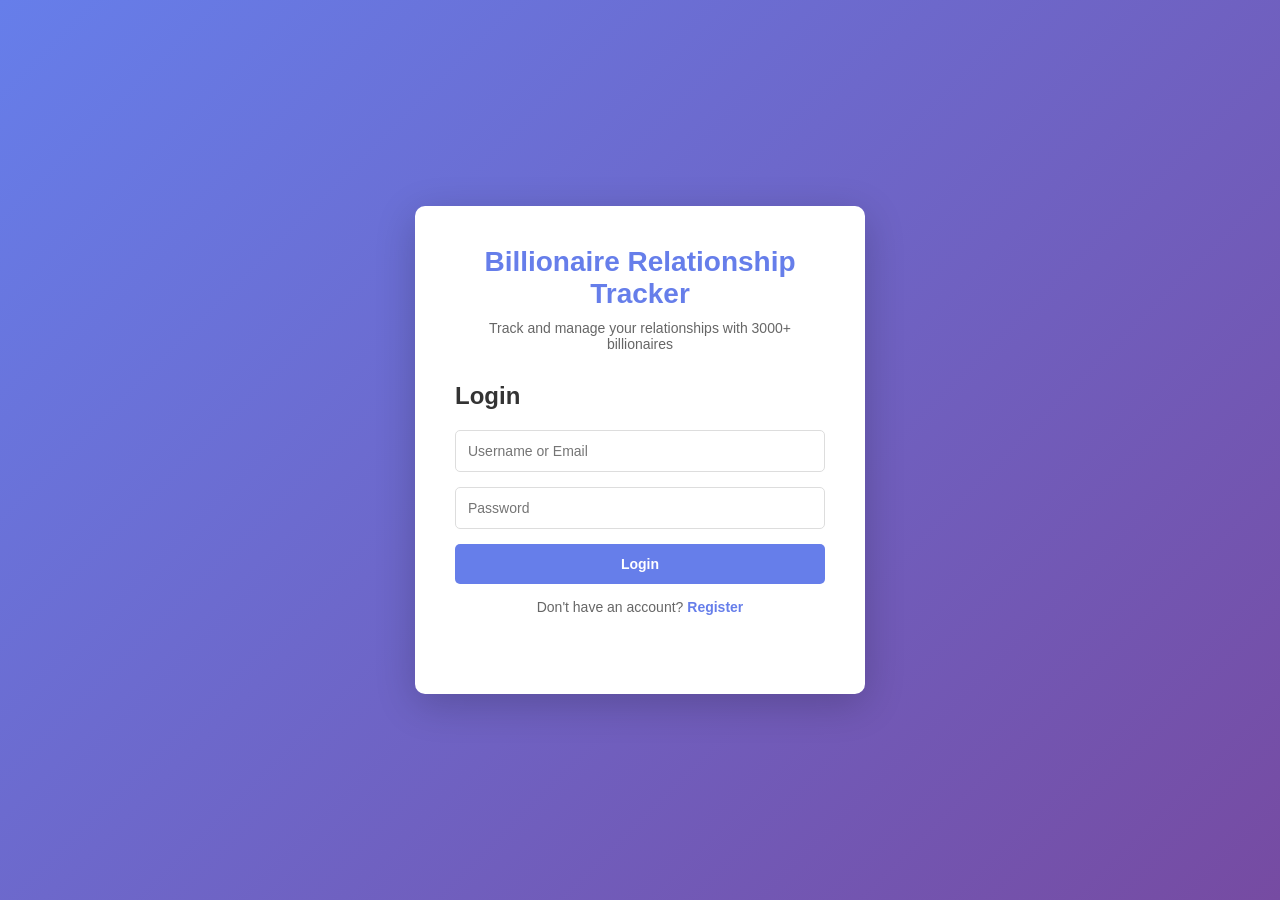
<file: static/index.html>
<!DOCTYPE html>
<html lang="en">
<head>
    <meta charset="UTF-8">
    <meta name="viewport" content="width=device-width, initial-scale=1.0">
    <title>Billionaire Relationship Tracker</title>
    <link rel="stylesheet" href="styles.css">
</head>
<body>
    <!-- Login/Register Section -->
    <div id="auth-section">
        <div class="auth-container">
            <h1>Billionaire Relationship Tracker</h1>
            <p class="subtitle">Track and manage your relationships with 3000+ billionaires</p>

            <!-- Login Form -->
            <div id="login-form" class="auth-form">
                <h2>Login</h2>
                <form onsubmit="login(event)">
                    <input type="text" id="login-username" placeholder="Username or Email" required>
                    <input type="password" id="login-password" placeholder="Password" required>
                    <button type="submit" class="btn btn-primary">Login</button>
                </form>
                <p class="switch-form">Don't have an account? <a href="#" onclick="showRegisterForm()">Register</a></p>
            </div>

            <!-- Register Form -->
            <div id="register-form" class="auth-form" style="display: none;">
                <h2>Register</h2>
                <form onsubmit="register(event)">
                    <input type="text" id="register-username" placeholder="Username" required>
                    <input type="email" id="register-email" placeholder="Email" required>
                    <input type="password" id="register-password" placeholder="Password (min 6 chars)" required>
                    <button type="submit" class="btn btn-primary">Register</button>
                </form>
                <p class="switch-form">Already have an account? <a href="#" onclick="showLoginForm()">Login</a></p>
            </div>

            <div id="auth-message" class="message"></div>
        </div>
    </div>

    <!-- Main Application -->
    <div id="app-section" style="display: none;">
        <!-- Header -->
        <header>
            <div class="header-content">
                <h1>Billionaire Tracker</h1>
                <div class="user-info">
                    <span id="username-display"></span>
                    <button onclick="logout()" class="btn btn-secondary">Logout</button>
                </div>
            </div>
        </header>

        <!-- Navigation -->
        <nav class="tabs">
            <button class="tab-btn active" onclick="showTab('billionaires')">Browse Billionaires</button>
            <button class="tab-btn" onclick="showTab('relationships')">My Relationships</button>
            <button class="tab-btn" onclick="showTab('stats')">Statistics</button>
        </nav>

        <!-- Billionaires Tab -->
        <div id="billionaires-tab" class="tab-content active">
            <div class="container">
                <div class="search-bar">
                    <input type="text" id="search-input" placeholder="Search billionaires by name, company, or source...">
                    <button onclick="searchBillionaires()" class="btn btn-primary">Search</button>
                    <button onclick="resetSearch()" class="btn btn-secondary">Reset</button>
                </div>

                <div class="filters">
                    <select id="country-filter">
                        <option value="">All Countries</option>
                    </select>
                    <select id="category-filter">
                        <option value="">All Categories</option>
                    </select>
                    <button onclick="applyFilters()" class="btn btn-primary">Apply Filters</button>
                </div>

                <div id="billionaires-list" class="list-container"></div>
                <div id="pagination" class="pagination"></div>
            </div>
        </div>

        <!-- Relationships Tab -->
        <div id="relationships-tab" class="tab-content">
            <div class="container">
                <h2>My Billionaire Relationships</h2>
                <div class="filters">
                    <select id="status-filter">
                        <option value="">All Statuses</option>
                        <option value="prospect">Prospect</option>
                        <option value="contacted">Contacted</option>
                        <option value="in-discussion">In Discussion</option>
                        <option value="partner">Partner</option>
                        <option value="inactive">Inactive</option>
                    </select>
                    <select id="priority-filter">
                        <option value="">All Priorities</option>
                        <option value="high">High</option>
                        <option value="medium">Medium</option>
                        <option value="low">Low</option>
                    </select>
                    <button onclick="filterRelationships()" class="btn btn-primary">Apply Filters</button>
                </div>
                <div id="relationships-list" class="list-container"></div>
            </div>
        </div>

        <!-- Statistics Tab -->
        <div id="stats-tab" class="tab-content">
            <div class="container">
                <h2>Billionaire Statistics</h2>
                <div id="stats-content" class="stats-grid"></div>
            </div>
        </div>
    </div>

    <!-- Relationship Modal -->
    <div id="relationship-modal" class="modal">
        <div class="modal-content">
            <span class="close" onclick="closeRelationshipModal()">&times;</span>
            <h2 id="modal-title">Add Relationship</h2>
            <form id="relationship-form" onsubmit="saveRelationship(event)">
                <input type="hidden" id="modal-billionaire-id">
                <input type="hidden" id="modal-relationship-id">

                <div class="form-group">
                    <label>Billionaire:</label>
                    <p id="modal-billionaire-name" class="billionaire-name"></p>
                </div>

                <div class="form-group">
                    <label for="modal-status">Relationship Status:</label>
                    <select id="modal-status">
                        <option value="prospect">Prospect</option>
                        <option value="contacted">Contacted</option>
                        <option value="in-discussion">In Discussion</option>
                        <option value="partner">Partner</option>
                        <option value="inactive">Inactive</option>
                    </select>
                </div>

                <div class="form-group">
                    <label for="modal-priority">Priority:</label>
                    <select id="modal-priority">
                        <option value="high">High</option>
                        <option value="medium" selected>Medium</option>
                        <option value="low">Low</option>
                    </select>
                </div>

                <div class="form-group">
                    <label for="modal-notes">Notes:</label>
                    <textarea id="modal-notes" rows="4"></textarea>
                </div>

                <div class="form-group">
                    <label for="modal-last-contact">Last Contact Date:</label>
                    <input type="date" id="modal-last-contact">
                </div>

                <div class="form-group">
                    <label for="modal-next-followup">Next Follow-up Date:</label>
                    <input type="date" id="modal-next-followup">
                </div>

                <div class="form-group">
                    <label for="modal-tags">Tags (comma-separated):</label>
                    <input type="text" id="modal-tags" placeholder="e.g., tech, investor, philanthropist">
                </div>

                <div class="modal-buttons">
                    <button type="submit" class="btn btn-primary">Save</button>
                    <button type="button" onclick="closeRelationshipModal()" class="btn btn-secondary">Cancel</button>
                </div>
            </form>
        </div>
    </div>

    <script src="app.js"></script>
</body>
</html>
</file>
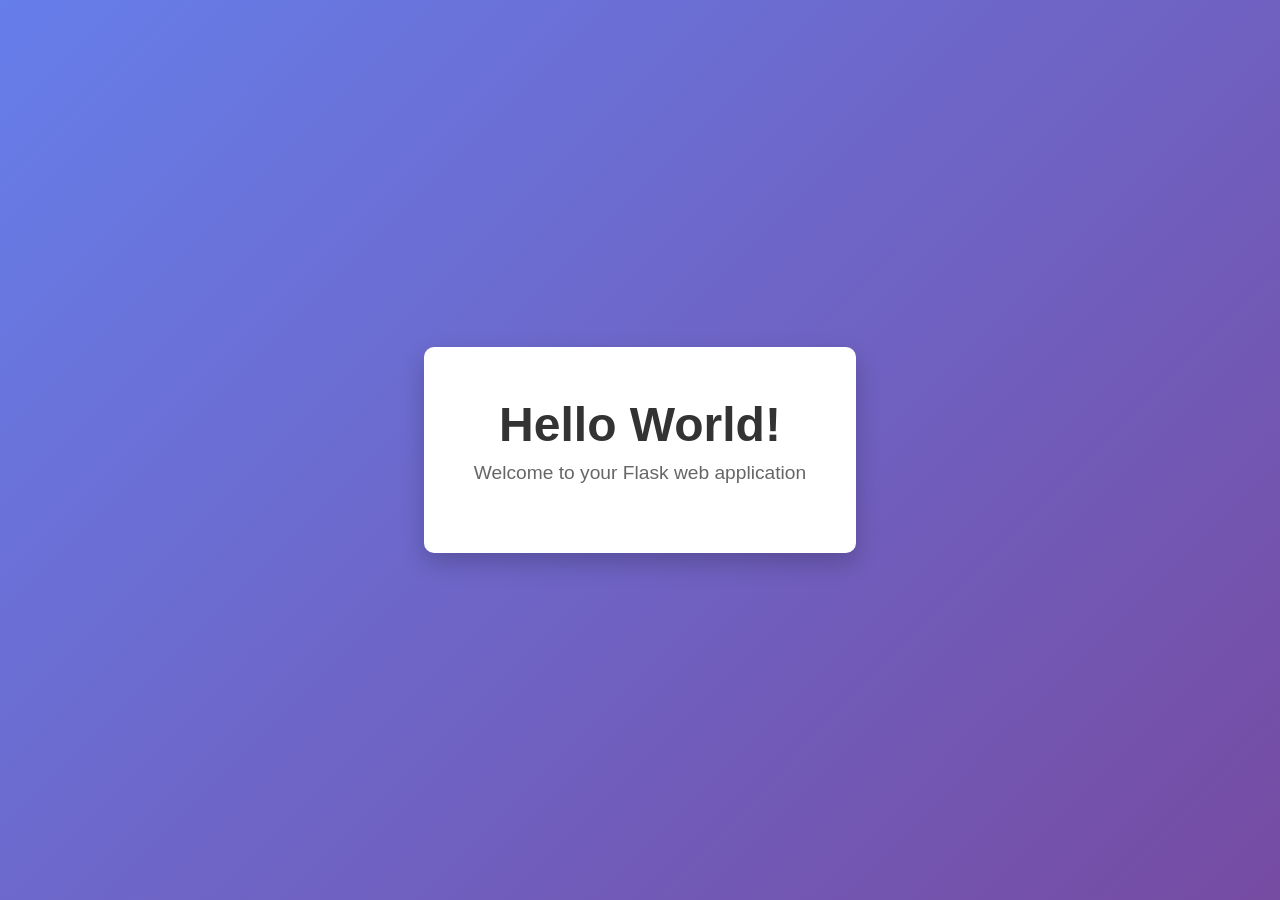
<file: templates/index.html>
<!DOCTYPE html>
<html lang="en">
<head>
    <meta charset="UTF-8">
    <meta name="viewport" content="width=device-width, initial-scale=1.0">
    <title>Hello World</title>
    <style>
        body {
            font-family: Arial, sans-serif;
            display: flex;
            justify-content: center;
            align-items: center;
            height: 100vh;
            margin: 0;
            background: linear-gradient(135deg, #667eea 0%, #764ba2 100%);
        }
        .container {
            text-align: center;
            background: white;
            padding: 50px;
            border-radius: 10px;
            box-shadow: 0 10px 25px rgba(0,0,0,0.2);
        }
        h1 {
            color: #333;
            font-size: 3em;
            margin: 0;
        }
        p {
            color: #666;
            font-size: 1.2em;
            margin-top: 10px;
        }
    </style>
</head>
<body>
    <div class="container">
        <h1>Hello World!</h1>
        <p>Welcome to your Flask web application</p>
    </div>
</body>
</html>
</file>
<file: static/styles.css>
* {
    margin: 0;
    padding: 0;
    box-sizing: border-box;
}

body {
    font-family: -apple-system, BlinkMacSystemFont, 'Segoe UI', Roboto, Oxygen, Ubuntu, Cantarell, sans-serif;
    background: linear-gradient(135deg, #667eea 0%, #764ba2 100%);
    min-height: 100vh;
    color: #333;
}

/* Auth Section */
#auth-section {
    display: flex;
    justify-content: center;
    align-items: center;
    min-height: 100vh;
    padding: 20px;
}

.auth-container {
    background: white;
    border-radius: 10px;
    padding: 40px;
    max-width: 450px;
    width: 100%;
    box-shadow: 0 10px 40px rgba(0, 0, 0, 0.2);
}

.auth-container h1 {
    color: #667eea;
    text-align: center;
    margin-bottom: 10px;
    font-size: 28px;
}

.subtitle {
    text-align: center;
    color: #666;
    margin-bottom: 30px;
    font-size: 14px;
}

.auth-form h2 {
    color: #333;
    margin-bottom: 20px;
    font-size: 24px;
}

.auth-form input {
    width: 100%;
    padding: 12px;
    margin-bottom: 15px;
    border: 1px solid #ddd;
    border-radius: 5px;
    font-size: 14px;
}

.auth-form input:focus {
    outline: none;
    border-color: #667eea;
}

.switch-form {
    text-align: center;
    margin-top: 15px;
    color: #666;
    font-size: 14px;
}

.switch-form a {
    color: #667eea;
    text-decoration: none;
    font-weight: 600;
}

.switch-form a:hover {
    text-decoration: underline;
}

/* Buttons */
.btn {
    padding: 12px 24px;
    border: none;
    border-radius: 5px;
    cursor: pointer;
    font-size: 14px;
    font-weight: 600;
    transition: all 0.3s;
}

.btn-primary {
    background: #667eea;
    color: white;
    width: 100%;
}

.btn-primary:hover {
    background: #5568d3;
    transform: translateY(-1px);
    box-shadow: 0 4px 12px rgba(102, 126, 234, 0.4);
}

.btn-secondary {
    background: #6c757d;
    color: white;
}

.btn-secondary:hover {
    background: #5a6268;
}

.btn-success {
    background: #28a745;
    color: white;
    padding: 8px 16px;
    font-size: 12px;
}

.btn-success:hover {
    background: #218838;
}

.btn-danger {
    background: #dc3545;
    color: white;
    padding: 8px 16px;
    font-size: 12px;
}

.btn-danger:hover {
    background: #c82333;
}

/* Messages */
.message {
    margin-top: 15px;
    padding: 12px;
    border-radius: 5px;
    font-size: 14px;
    text-align: center;
}

.message.error {
    background: #f8d7da;
    color: #721c24;
    border: 1px solid #f5c6cb;
}

.message.success {
    background: #d4edda;
    color: #155724;
    border: 1px solid #c3e6cb;
}

/* Main App */
#app-section {
    background: #f5f6fa;
    min-height: 100vh;
}

header {
    background: white;
    box-shadow: 0 2px 10px rgba(0, 0, 0, 0.1);
    padding: 20px;
}

.header-content {
    max-width: 1200px;
    margin: 0 auto;
    display: flex;
    justify-content: space-between;
    align-items: center;
}

header h1 {
    color: #667eea;
    font-size: 24px;
}

.user-info {
    display: flex;
    align-items: center;
    gap: 15px;
}

.user-info span {
    color: #666;
    font-weight: 600;
}

.user-info .btn-secondary {
    padding: 8px 16px;
    width: auto;
}

/* Tabs */
.tabs {
    background: white;
    box-shadow: 0 2px 5px rgba(0, 0, 0, 0.05);
    padding: 0 20px;
    display: flex;
    gap: 5px;
    max-width: 1200px;
    margin: 0 auto;
}

.tab-btn {
    background: none;
    border: none;
    padding: 15px 25px;
    cursor: pointer;
    font-size: 14px;
    font-weight: 600;
    color: #666;
    border-bottom: 3px solid transparent;
    transition: all 0.3s;
}

.tab-btn:hover {
    color: #667eea;
}

.tab-btn.active {
    color: #667eea;
    border-bottom-color: #667eea;
}

/* Container */
.container {
    max-width: 1200px;
    margin: 0 auto;
    padding: 30px 20px;
}

.tab-content {
    display: none;
}

.tab-content.active {
    display: block;
}

/* Search Bar */
.search-bar {
    display: flex;
    gap: 10px;
    margin-bottom: 20px;
}

.search-bar input {
    flex: 1;
    padding: 12px;
    border: 1px solid #ddd;
    border-radius: 5px;
    font-size: 14px;
}

.search-bar .btn {
    padding: 12px 20px;
    width: auto;
}

/* Filters */
.filters {
    display: flex;
    gap: 10px;
    margin-bottom: 20px;
}

.filters select {
    padding: 10px;
    border: 1px solid #ddd;
    border-radius: 5px;
    font-size: 14px;
}

.filters .btn {
    padding: 10px 20px;
    width: auto;
}

/* List Container */
.list-container {
    background: white;
    border-radius: 10px;
    padding: 20px;
    box-shadow: 0 2px 10px rgba(0, 0, 0, 0.05);
}

/* Billionaire Card */
.billionaire-card {
    border: 1px solid #e0e0e0;
    border-radius: 8px;
    padding: 20px;
    margin-bottom: 15px;
    background: #fafafa;
    transition: all 0.3s;
}

.billionaire-card:hover {
    box-shadow: 0 4px 15px rgba(0, 0, 0, 0.1);
    transform: translateY(-2px);
}

.billionaire-header {
    display: flex;
    justify-content: space-between;
    align-items: start;
    margin-bottom: 10px;
}

.billionaire-info h3 {
    color: #333;
    margin-bottom: 5px;
    font-size: 20px;
}

.billionaire-rank {
    background: #667eea;
    color: white;
    padding: 5px 12px;
    border-radius: 20px;
    font-weight: 600;
    font-size: 14px;
}

.billionaire-details {
    display: grid;
    grid-template-columns: repeat(auto-fit, minmax(200px, 1fr));
    gap: 10px;
    margin-bottom: 15px;
}

.detail-item {
    font-size: 14px;
    color: #666;
}

.detail-item strong {
    color: #333;
}

.worth {
    color: #28a745;
    font-size: 18px;
    font-weight: 700;
}

.billionaire-actions {
    display: flex;
    gap: 10px;
}

/* Relationship Card */
.relationship-card {
    border: 1px solid #e0e0e0;
    border-radius: 8px;
    padding: 20px;
    margin-bottom: 15px;
    background: #fafafa;
}

.relationship-header {
    display: flex;
    justify-content: space-between;
    align-items: center;
    margin-bottom: 15px;
}

.relationship-status {
    display: inline-block;
    padding: 5px 12px;
    border-radius: 15px;
    font-size: 12px;
    font-weight: 600;
    text-transform: uppercase;
}

.status-prospect { background: #e3f2fd; color: #1976d2; }
.status-contacted { background: #fff3e0; color: #f57c00; }
.status-in-discussion { background: #f3e5f5; color: #7b1fa2; }
.status-partner { background: #e8f5e9; color: #388e3c; }
.status-inactive { background: #fafafa; color: #757575; }

.priority-badge {
    padding: 5px 10px;
    border-radius: 15px;
    font-size: 11px;
    font-weight: 600;
    text-transform: uppercase;
}

.priority-high { background: #ffebee; color: #c62828; }
.priority-medium { background: #fff8e1; color: #f57f17; }
.priority-low { background: #e8f5e9; color: #2e7d32; }

.relationship-notes {
    background: white;
    padding: 10px;
    border-radius: 5px;
    margin: 10px 0;
    font-size: 14px;
    color: #666;
}

/* Pagination */
.pagination {
    display: flex;
    justify-content: center;
    gap: 10px;
    margin-top: 20px;
}

.pagination button {
    padding: 8px 16px;
    border: 1px solid #ddd;
    background: white;
    border-radius: 5px;
    cursor: pointer;
    font-size: 14px;
}

.pagination button:hover:not(:disabled) {
    background: #667eea;
    color: white;
    border-color: #667eea;
}

.pagination button:disabled {
    opacity: 0.5;
    cursor: not-allowed;
}

.pagination button.active {
    background: #667eea;
    color: white;
    border-color: #667eea;
}

/* Modal */
.modal {
    display: none;
    position: fixed;
    z-index: 1000;
    left: 0;
    top: 0;
    width: 100%;
    height: 100%;
    background: rgba(0, 0, 0, 0.5);
    overflow-y: auto;
}

.modal-content {
    background: white;
    margin: 50px auto;
    padding: 30px;
    border-radius: 10px;
    max-width: 600px;
    position: relative;
}

.close {
    position: absolute;
    right: 20px;
    top: 20px;
    font-size: 28px;
    font-weight: bold;
    color: #aaa;
    cursor: pointer;
}

.close:hover {
    color: #000;
}

.form-group {
    margin-bottom: 20px;
}

.form-group label {
    display: block;
    margin-bottom: 5px;
    font-weight: 600;
    color: #333;
}

.form-group input,
.form-group select,
.form-group textarea {
    width: 100%;
    padding: 10px;
    border: 1px solid #ddd;
    border-radius: 5px;
    font-size: 14px;
}

.billionaire-name {
    font-size: 18px;
    color: #667eea;
    font-weight: 600;
}

.modal-buttons {
    display: flex;
    gap: 10px;
    margin-top: 20px;
}

.modal-buttons .btn {
    flex: 1;
}

/* Stats */
.stats-grid {
    display: grid;
    grid-template-columns: repeat(auto-fit, minmax(300px, 1fr));
    gap: 20px;
}

.stat-card {
    background: white;
    padding: 20px;
    border-radius: 10px;
    box-shadow: 0 2px 10px rgba(0, 0, 0, 0.05);
}

.stat-card h3 {
    color: #667eea;
    margin-bottom: 15px;
}

.stat-item {
    padding: 10px;
    border-bottom: 1px solid #eee;
    display: flex;
    justify-content: space-between;
}

.stat-item:last-child {
    border-bottom: none;
}

.stat-number {
    font-size: 24px;
    font-weight: 700;
    color: #667eea;
    text-align: center;
    margin: 20px 0;
}

/* Responsive */
@media (max-width: 768px) {
    .header-content {
        flex-direction: column;
        gap: 15px;
    }

    .billionaire-details {
        grid-template-columns: 1fr;
    }

    .search-bar {
        flex-direction: column;
    }

    .filters {
        flex-direction: column;
    }

    .tabs {
        overflow-x: auto;
    }

    .stats-grid {
        grid-template-columns: 1fr;
    }
}
</file>
